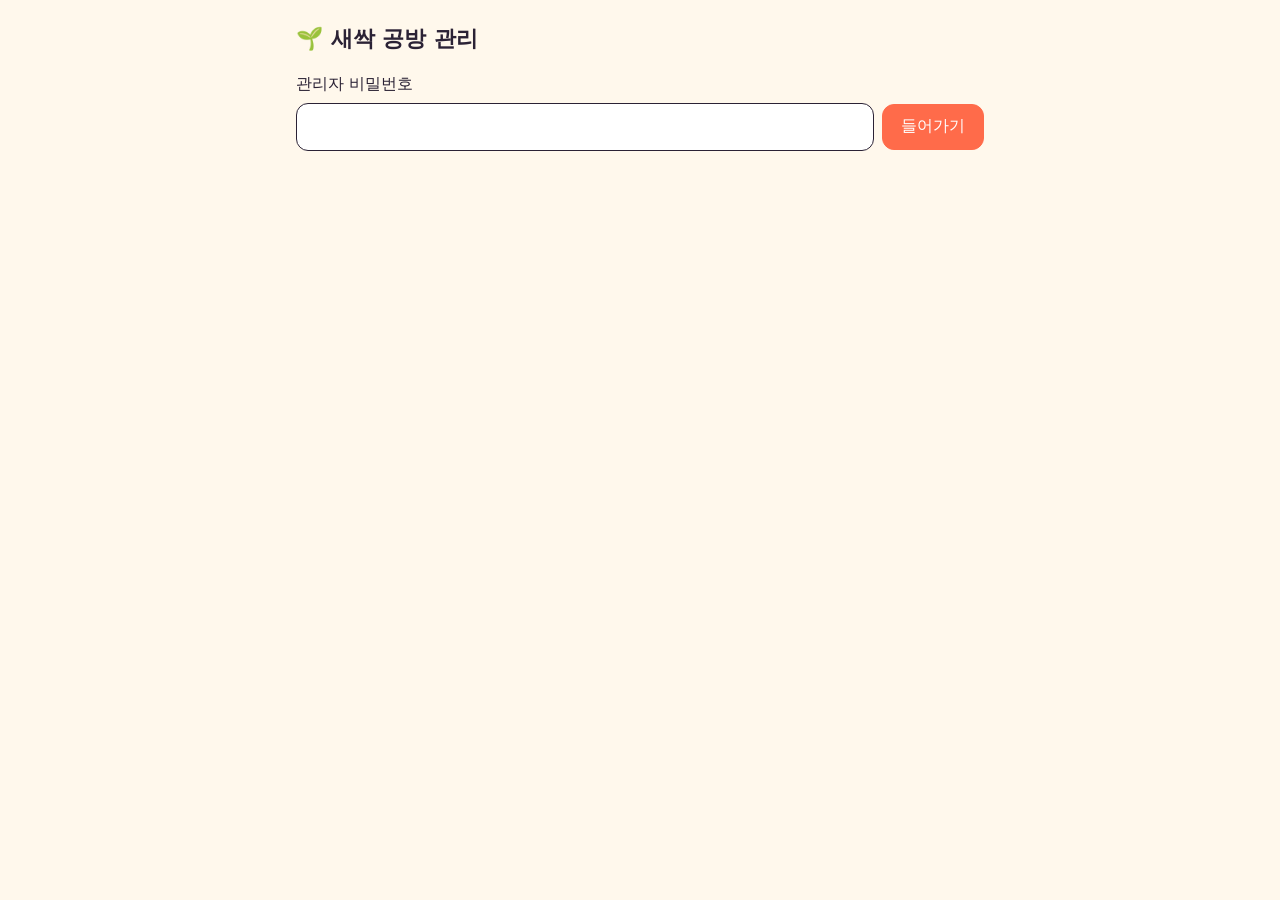
<file: admin/index.html>
<!doctype html>
<html lang="ko">
<head>
<meta charset="utf-8">
<meta name="viewport" content="width=device-width, initial-scale=1">
<meta name="robots" content="noindex, nofollow">
<title>새싹 공방 관리</title>
<style>
  :root { --ink:#2B2235; --soft:#6B6175; --line:#D9D2C6; --bg:#FFF8EC; --coral:#FF6B4A; --sunny:#FFC93C; --mint:#7ED6B8; --red:#D93A25; }
  * { box-sizing: border-box; }
  [hidden] { display: none !important; }
  body { margin: 0; background: var(--bg); color: var(--ink); font: 16px/1.55 system-ui, -apple-system, 'Noto Sans KR', sans-serif; word-break: keep-all; }
  .wrap { max-width: 720px; margin: 0 auto; padding: 16px; }
  h1 { font-size: 22px; margin: 6px 0 16px; }
  button, input { font: inherit; }
  input { width: 100%; min-height: 48px; padding: 10px 14px; border: 1.5px solid var(--ink); border-radius: 12px; background: #fff; color: var(--ink); }
  .btn { min-height: 46px; padding: 0 18px; border-radius: 12px; border: 1.5px solid var(--ink); background: #fff; color: var(--ink); cursor: pointer; }
  .btn.main { background: var(--coral); color: #fff; border-color: var(--coral); }
  .row { display: flex; gap: 8px; flex-wrap: wrap; align-items: center; }
  .tabs { display: flex; gap: 6px; margin-bottom: 16px; }
  .tabs button { flex: 1; min-height: 46px; border-radius: 12px; border: 1.5px solid var(--ink); background: #fff; cursor: pointer; }
  .tabs button[aria-selected="true"] { background: var(--ink); color: #fff; }
  .big { display: flex; gap: 10px; margin-bottom: 14px; }
  .big div { flex: 1; background: #fff; border: 1.5px solid var(--line); border-radius: 14px; padding: 12px 14px; }
  .big b { display: block; font-size: 30px; line-height: 1.2; }
  .big .late b { color: var(--red); }
  .filters { display: flex; gap: 6px; flex-wrap: wrap; margin-bottom: 12px; }
  .filters button { min-height: 38px; padding: 0 12px; border-radius: 999px; border: 1.5px solid var(--line); background: #fff; cursor: pointer; }
  .filters button[aria-pressed="true"] { border-color: var(--ink); background: var(--sunny); }
  .card { background: #fff; border: 1.5px solid var(--line); border-radius: 14px; padding: 14px; margin-bottom: 10px; }
  .card.late { border: 2px solid var(--red); }
  .card .when { font-weight: 700; font-size: 17px; }
  .card .meta { color: var(--soft); font-size: 14px; }
  .card .contact { background: none; border: 0; padding: 0; color: #2457C5; text-decoration: underline; cursor: pointer; font-size: 17px; }
  .status { display: flex; gap: 6px; margin-top: 10px; flex-wrap: wrap; }
  .status button { flex: 1; min-height: 44px; border-radius: 10px; border: 1.5px solid var(--line); background: #fff; cursor: pointer; }
  .status button[aria-pressed="true"] { background: var(--ink); color: #fff; border-color: var(--ink); }
  .tag { display: inline-block; font-size: 13px; padding: 1px 8px; border-radius: 999px; background: var(--mint); margin-left: 6px; }
  .tag.off { background: #eee; color: var(--soft); }
  .note { color: var(--soft); font-size: 14px; }
  .err { color: var(--red); }
  .link { background: none; border: 0; color: var(--soft); text-decoration: underline; cursor: pointer; padding: 6px 0; }
</style>
</head>
<body>
<div class="wrap">
  <h1>🌱 새싹 공방 관리</h1>

  <!-- 로그인 -->
  <form id="loginBox">
    <label for="pw">관리자 비밀번호</label>
    <div class="row" style="margin-top:6px">
      <input type="password" id="pw" autocomplete="current-password" style="flex:1">
      <button class="btn main" type="submit">들어가기</button>
    </div>
    <p class="err" id="loginErr" hidden></p>
  </form>

  <div id="app" hidden>
    <div class="tabs" role="tablist">
      <button role="tab" data-tab="inq" aria-selected="true">예약함</button>
      <button role="tab" data-tab="slots" aria-selected="false">수업 시간</button>
      <button role="tab" data-tab="members" aria-selected="false">회원</button>
    </div>
    <p class="err" id="appErr" hidden></p>

    <!-- 예약함 -->
    <div id="tab-inq">
      <div class="big">
        <div>새 예약<b id="newCount">0</b></div>
        <div class="late">답장 늦은 예약<b id="lateCount">0</b><span class="note">48시간 넘게 '새 문의'</span></div>
      </div>
      <div class="filters" id="filters">
        <button data-f="새 문의" aria-pressed="true">새 문의</button>
        <button data-f="연락함" aria-pressed="false">연락함</button>
        <button data-f="완료" aria-pressed="false">완료</button>
        <button data-f="" aria-pressed="false">전체</button>
      </div>
      <div id="inqList"></div>
    </div>

    <!-- 수업 시간 -->
    <div id="tab-slots" hidden>
      <form class="card" id="slotForm">
        <b>수업 시간 열기</b>
        <p class="note" style="margin:4px 0 10px">손님은 여기서 연 시간만 고를 수 있어요. 남은 자리가 있으면 바로 확정돼요.</p>
        <label for="slotAt">날짜·시간 (한국 시간)</label>
        <input type="datetime-local" id="slotAt" required>
        <label for="slotCap" style="display:block;margin-top:10px">받을 팀 수 (2인 1팀)</label>
        <input type="number" id="slotCap" min="1" max="50" required placeholder="예: 3">
        <button class="btn main" type="submit" style="margin-top:12px;width:100%">이 시간 열기</button>
      </form>
      <div id="slotList"></div>
    </div>

    <!-- 회원 -->
    <div id="tab-members" hidden>
      <div class="big"><div>회원 수<b id="memCount">0</b></div></div>
      <div id="memList"></div>
      <p class="note">회원 삭제·비밀번호 변경은 Supabase 화면(Authentication → Users)에서 해 주세요.</p>
    </div>

    <button class="link" id="logout">로그아웃</button>
  </div>
</div>

<script>
const TZ = 'Asia/Seoul';
const fmt = new Intl.DateTimeFormat('ko-KR', { timeZone: TZ, month: 'numeric', day: 'numeric', weekday: 'short', hour: 'numeric', minute: '2-digit' });
const f = (iso) => iso ? fmt.format(new Date(iso)) : '-';
const STATUSES = ['새 문의', '연락함', '완료'];
let rows = [], filter = '새 문의';

const getPw = () => { try { return sessionStorage.getItem('admin_pw') || ''; } catch { return ''; } };
const setPw = (v) => { try { v ? sessionStorage.setItem('admin_pw', v) : sessionStorage.removeItem('admin_pw'); } catch {} };

async function api(view, method = 'GET', body) {
  const r = await fetch('/api/admin?view=' + view, {
    method, headers: { 'x-admin-password': getPw(), 'Content-Type': 'application/json' },
    body: body ? JSON.stringify(body) : undefined,
  });
  const d = await r.json().catch(() => ({}));
  if (r.status === 401) { showLogin('비밀번호가 맞지 않아요.'); throw new Error('401'); }
  if (!r.ok) { showErr(d.error || '문제가 생겼어요.'); throw new Error(d.error); }
  document.getElementById('appErr').hidden = true;
  return d;
}
function showErr(t) { const e = document.getElementById('appErr'); e.textContent = t; e.hidden = false; }
function showLogin(err) {
  setPw(''); document.getElementById('app').hidden = true; document.getElementById('loginBox').hidden = false;
  const e = document.getElementById('loginErr'); e.hidden = !err; e.textContent = err || '';
  const pw = document.getElementById('pw'); pw.value = ''; pw.focus();
}
const el = (tag, cls, text) => { const x = document.createElement(tag); if (cls) x.className = cls; if (text !== undefined) x.textContent = text; return x; };

// ── 예약함 ──
async function loadInq() {
  rows = (await api('inquiries')).rows;
  const now = Date.now();
  const isLate = (r) => r.status === '새 문의' && now - new Date(r.created_at) > 48 * 3600e3;
  document.getElementById('newCount').textContent = rows.filter((r) => r.status === '새 문의').length;
  document.getElementById('lateCount').textContent = rows.filter(isLate).length;
  const list = document.getElementById('inqList'); list.innerHTML = '';
  const shown = rows.filter((r) => !filter || r.status === filter);
  if (!shown.length) list.appendChild(el('p', 'note', '여기엔 아직 예약이 없어요.'));
  shown.forEach((r) => {
    const c = el('div', 'card' + (isLate(r) ? ' late' : ''));
    const w = el('div', 'when', r.slots ? f(r.slots.starts_at) : '시간 없음');
    const tag = el('span', 'tag' + (r.confirmed ? '' : ' off'), r.confirmed ? '확정' : '확정 취소됨'); w.appendChild(tag);
    c.appendChild(w);
    c.appendChild(el('div', '', `${r.name} · 만들고 싶은 것: ${r.message || '-'}`));
    const cb = el('button', 'contact', r.contact); cb.type = 'button';
    cb.onclick = async () => { try { await navigator.clipboard.writeText(r.contact); cb.textContent = r.contact + ' (복사됨)'; } catch { const s = getSelection(); const rg = document.createRange(); rg.selectNodeContents(cb); s.removeAllRanges(); s.addRange(rg); } };
    c.appendChild(cb);
    c.appendChild(el('div', 'meta', '신청: ' + f(r.created_at)));
    const st = el('div', 'status');
    STATUSES.forEach((s) => {
      const b = el('button', '', s); b.type = 'button'; b.setAttribute('aria-pressed', r.status === s ? 'true' : 'false');
      b.onclick = async () => { await api('inquiries', 'PATCH', { id: r.id, status: s }); loadInq(); };
      st.appendChild(b);
    });
    c.appendChild(st);
    const cancel = el('button', 'link', r.confirmed ? '확정 취소 (자리 다시 열기)' : '다시 확정하기'); cancel.type = 'button';
    cancel.onclick = async () => {
      if (r.confirmed && !confirm(`${r.name}님 예약 확정을 취소할까요? 그 자리는 다른 손님이 예약할 수 있게 돼요.`)) return;
      await api('inquiries', 'PATCH', { id: r.id, confirmed: !r.confirmed }); loadInq();
    };
    c.appendChild(cancel);
    list.appendChild(c);
  });
}
document.getElementById('filters').onclick = (e) => {
  const b = e.target.closest('button'); if (!b) return;
  filter = b.dataset.f;
  document.querySelectorAll('#filters button').forEach((x) => x.setAttribute('aria-pressed', x === b ? 'true' : 'false'));
  loadInq().catch(() => {});
};

// ── 수업 시간 ──
async function loadSlots() {
  const d = await api('slots');
  const list = document.getElementById('slotList'); list.innerHTML = '';
  if (!d.rows.length) list.appendChild(el('p', 'note', '열린 수업 시간이 없어요. 위에서 열어 주세요.'));
  d.rows.forEach((s) => {
    const c = el('div', 'card');
    const w = el('div', 'when', f(s.starts_at));
    w.appendChild(el('span', 'tag' + (s.is_open ? '' : ' off'), s.is_open ? '열림' : '닫힘'));
    c.appendChild(w);
    c.appendChild(el('div', '', `예약 ${s.booked}팀 / ${s.capacity}팀`));
    const b = el('button', 'btn', s.is_open ? '이 시간 닫기' : '다시 열기'); b.type = 'button'; b.style.marginTop = '8px';
    b.onclick = async () => { await api('slots', 'PATCH', { id: s.id, is_open: !s.is_open }); loadSlots(); };
    c.appendChild(b);
    list.appendChild(c);
  });
}
document.getElementById('slotForm').onsubmit = async (e) => {
  e.preventDefault();
  const v = document.getElementById('slotAt').value; const cap = Number(document.getElementById('slotCap').value);
  if (!v) return showErr('날짜와 시간을 골라 주세요.');
  try {
    await api('slots', 'POST', { starts_at: v + ':00+09:00', capacity: cap });
    e.target.reset(); loadSlots();
  } catch {}
};

// ── 회원 ──
async function loadMembers() {
  const d = await api('members');
  document.getElementById('memCount').textContent = d.rows.length;
  const list = document.getElementById('memList'); list.innerHTML = '';
  d.rows.forEach((m) => {
    const c = el('div', 'card');
    c.appendChild(el('div', 'when', m.email));
    c.appendChild(el('div', 'meta', `가입: ${f(m.created_at)} · 마지막 로그인: ${f(m.last_sign_in_at)}`));
    list.appendChild(c);
  });
}

// ── 탭 ──
const loaders = { inq: loadInq, slots: loadSlots, members: loadMembers };
document.querySelector('.tabs').onclick = (e) => {
  const b = e.target.closest('button'); if (!b) return;
  document.querySelectorAll('.tabs button').forEach((x) => x.setAttribute('aria-selected', x === b ? 'true' : 'false'));
  Object.keys(loaders).forEach((k) => { document.getElementById('tab-' + k).hidden = k !== b.dataset.tab; });
  loaders[b.dataset.tab]().catch(() => {});
};

// ── 로그인 ──
document.getElementById('loginBox').onsubmit = async (e) => {
  e.preventDefault();
  setPw(document.getElementById('pw').value);
  try {
    await loadInq();
    document.getElementById('loginBox').hidden = true; document.getElementById('app').hidden = false;
  } catch (err) {
    if (err.message !== '401') { const le = document.getElementById('loginErr'); le.textContent = err.message || '문제가 생겼어요.'; le.hidden = false; }
  }
};
document.getElementById('logout').onclick = () => showLogin();
if (getPw()) loadInq().then(() => { document.getElementById('loginBox').hidden = true; document.getElementById('app').hidden = false; }).catch(() => {});
</script>
</body>
</html>
</file>
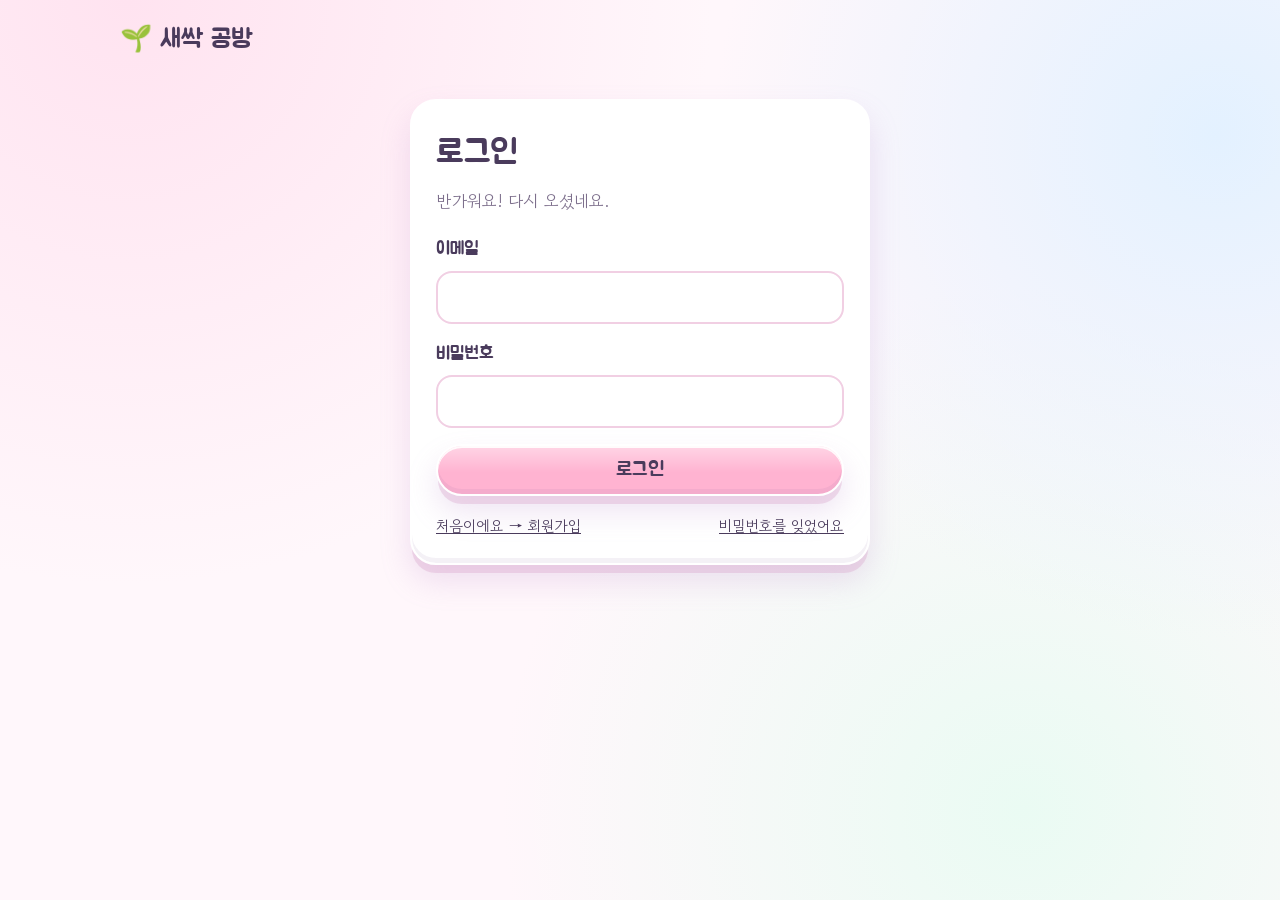
<file: login.html>
<!doctype html>
<html lang="ko">
<head>
<meta charset="utf-8">
<meta name="viewport" content="width=device-width, initial-scale=1">
<meta name="robots" content="noindex, nofollow">
<title>로그인 · 새싹 공방</title>
<link rel="preconnect" href="https://fonts.googleapis.com">
<link rel="preconnect" href="https://fonts.gstatic.com" crossorigin>
<link href="https://fonts.googleapis.com/css2?family=Gowun+Dodum&family=Jua&display=swap" rel="stylesheet">
<link rel="stylesheet" href="style.css">
</head>
<body>
<header class="wrap top"><a class="logo" href="/">🌱 새싹 공방</a></header>
<main class="wrap">
  <form class="card narrow" id="f" novalidate>
    <h1>로그인</h1>
    <p class="sec-sub" style="margin-bottom:20px">반가워요! 다시 오셨네요.</p>
    <div class="field"><label class="lbl" for="email">이메일</label><input type="email" id="email" autocomplete="email" required></div>
    <div class="field"><label class="lbl" for="pw">비밀번호</label><input type="password" id="pw" autocomplete="current-password" required></div>
    <button class="btn" style="width:100%" type="submit" id="btn">로그인</button>
    <div class="msg" id="m" hidden role="status"></div>
    <div class="links">
      <a href="/signup.html">처음이에요 → 회원가입</a>
      <a href="#" id="forgot">비밀번호를 잊었어요</a>
    </div>
  </form>
</main>
<script src="auth.js"></script>
<script>
document.getElementById('f').onsubmit = async (e) => {
  e.preventDefault();
  const email = document.getElementById('email').value.trim(), password = document.getElementById('pw').value;
  if (!email || !password) return say('m', '이메일과 비밀번호를 적어 주세요.');
  const btn = document.getElementById('btn'); btn.disabled = true;
  try {
    const r = await Auth.call('token?grant_type=password', { email, password });
    if (!r.ok || !r.data.access_token) {
      const unconfirmed = /confirm/i.test(r.data.error_code || r.data.msg || r.data.error_description || '');
      return say('m', unconfirmed ? '가입 확인 메일의 링크를 먼저 눌러 주세요.' : '이메일 또는 비밀번호가 맞지 않아요.');
    }
    Auth.save(r.data.access_token); location.href = '/members.html';
  } catch (err) { say('m', err.message); }
  finally { btn.disabled = false; }
};
document.getElementById('forgot').onclick = async (e) => {
  e.preventDefault();
  const email = document.getElementById('email').value.trim();
  if (!email) return say('m', '위 칸에 이메일을 먼저 적어 주세요.');
  try { await Auth.call('recover', { email }); } catch {}
  say('m', '메일을 확인해 주세요. 가입된 이메일이면 비밀번호 바꾸는 링크가 가요.', true);
};
</script>
</body>
</html>
</file>
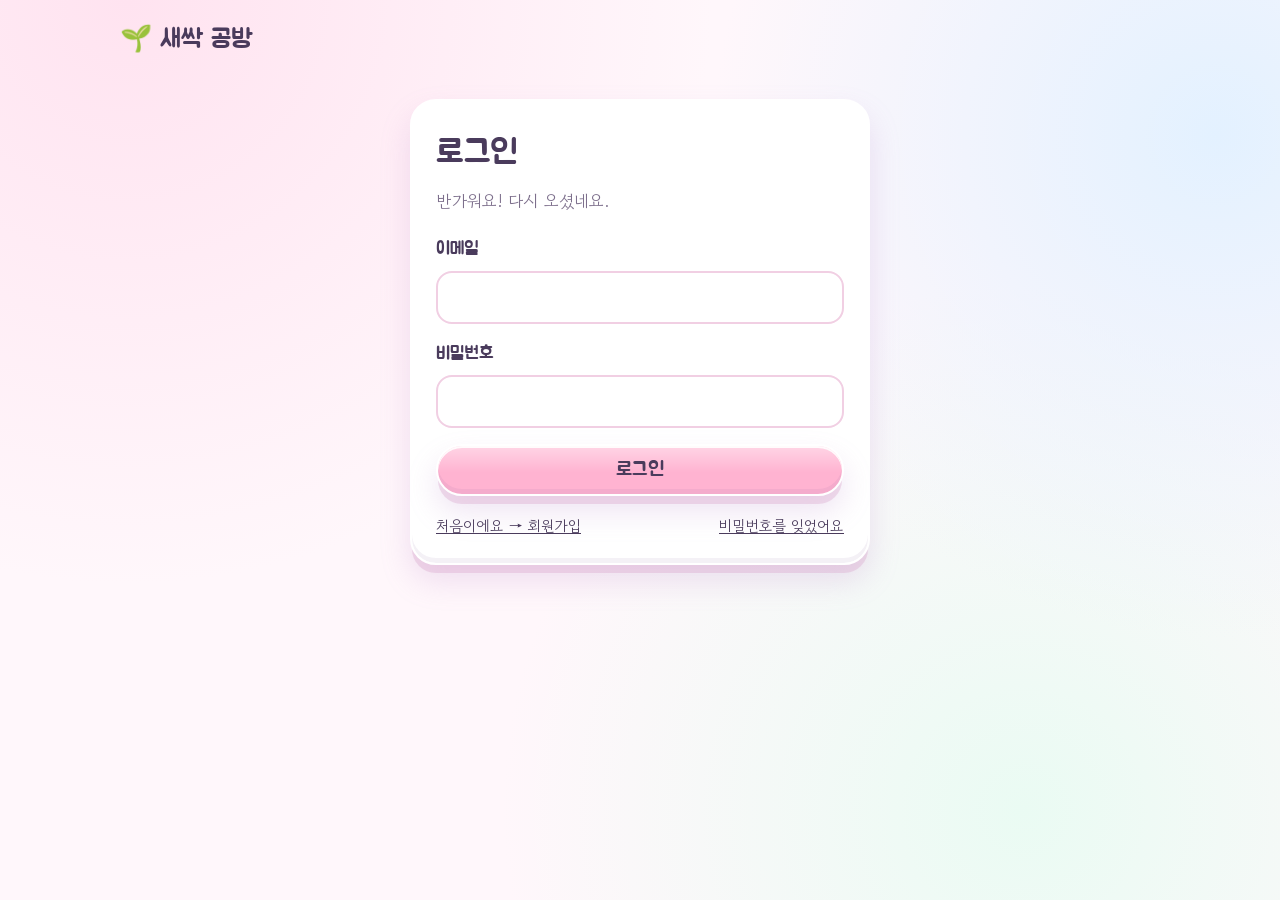
<file: members.html>
<!doctype html>
<html lang="ko">
<head>
<meta charset="utf-8">
<meta name="viewport" content="width=device-width, initial-scale=1">
<meta name="robots" content="noindex, nofollow">
<title>내 공간 · 새싹 공방</title>
<link rel="preconnect" href="https://fonts.googleapis.com">
<link rel="preconnect" href="https://fonts.gstatic.com" crossorigin>
<link href="https://fonts.googleapis.com/css2?family=Gowun+Dodum&family=Jua&display=swap" rel="stylesheet">
<link rel="stylesheet" href="style.css">
</head>
<body>
<header class="wrap top"><a class="logo" href="/">🌱 새싹 공방</a></header>
<main class="wrap">
  <div class="card narrow">
    <h1>내 공간</h1>
    <p id="who" class="sec-sub">불러오는 중…</p>
    <p id="content"></p>
    <div class="links">
      <a class="btn small" href="/#book">수업 예약하기</a>
      <button class="btn ghost small" id="out" type="button">로그아웃</button>
    </div>
  </div>
</main>
<script src="auth.js"></script>
<script>
(async () => {
  const t = Auth.token();
  if (!t) { location.replace('/login.html'); return; }
  const r = await fetch('/api/members', { headers: { Authorization: 'Bearer ' + t }, cache: 'no-store' });
  if (r.status === 401) { Auth.save(''); location.replace('/login.html'); return; }
  const d = await r.json().catch(() => ({}));
  if (!r.ok) { document.getElementById('who').textContent = d.error || '불러오지 못했어요.'; return; }
  document.getElementById('who').textContent = d.email + ' 님, 반가워요!';
  document.getElementById('content').textContent = d.content;
})();
document.getElementById('out').onclick = async () => {
  const t = Auth.token();
  try { if (t) await Auth.call('logout', {}, t); } catch {}
  Auth.save(''); location.href = '/';
};
</script>
</body>
</html>
</file>
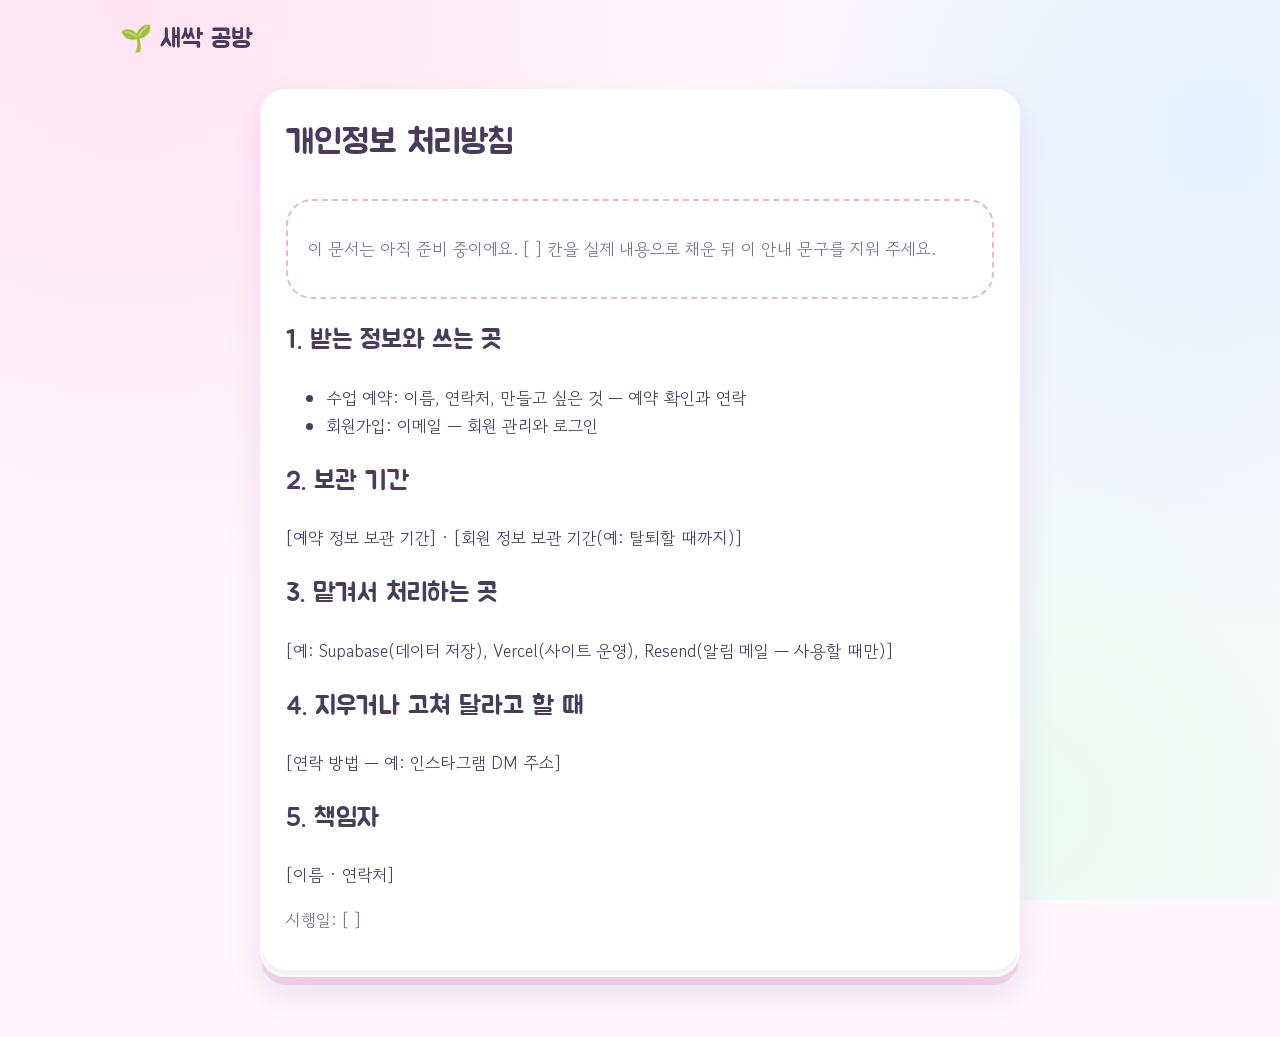
<file: privacy.html>
<!doctype html>
<html lang="ko">
<head>
<meta charset="utf-8">
<meta name="viewport" content="width=device-width, initial-scale=1">
<title>개인정보 처리방침 · 새싹 공방</title>
<link rel="preconnect" href="https://fonts.googleapis.com">
<link rel="preconnect" href="https://fonts.gstatic.com" crossorigin>
<link href="https://fonts.googleapis.com/css2?family=Gowun+Dodum&family=Jua&display=swap" rel="stylesheet">
<link rel="stylesheet" href="style.css">
</head>
<body>
<header class="wrap top"><a class="logo" href="/">🌱 새싹 공방</a></header>
<main class="wrap">
  <article class="card" style="max-width:760px;margin:10px auto 60px">
    <h1 style="font-size:34px;margin-top:0">개인정보 처리방침</h1>
    <!-- 사장님이 채울 곳: 아래 [ ] 칸은 실제 내용으로 바꿔 주세요. 확실하지 않으면 전문가에게 확인을 권해요. -->
    <p class="empty" style="text-align:left">이 문서는 아직 준비 중이에요. [ ] 칸을 실제 내용으로 채운 뒤 이 안내 문구를 지워 주세요.</p>

    <h2>1. 받는 정보와 쓰는 곳</h2>
    <ul>
      <li>수업 예약: 이름, 연락처, 만들고 싶은 것 — 예약 확인과 연락</li>
      <li>회원가입: 이메일 — 회원 관리와 로그인</li>
    </ul>
    <h2>2. 보관 기간</h2>
    <p>[예약 정보 보관 기간] · [회원 정보 보관 기간(예: 탈퇴할 때까지)]</p>
    <h2>3. 맡겨서 처리하는 곳</h2>
    <p>[예: Supabase(데이터 저장), Vercel(사이트 운영), Resend(알림 메일 — 사용할 때만)]</p>
    <h2>4. 지우거나 고쳐 달라고 할 때</h2>
    <p>[연락 방법 — 예: 인스타그램 DM 주소]</p>
    <h2>5. 책임자</h2>
    <p>[이름 · 연락처]</p>
    <p class="note" style="color:var(--ink-soft)">시행일: [ ]</p>
  </article>
</main>
</body>
</html>
</file>
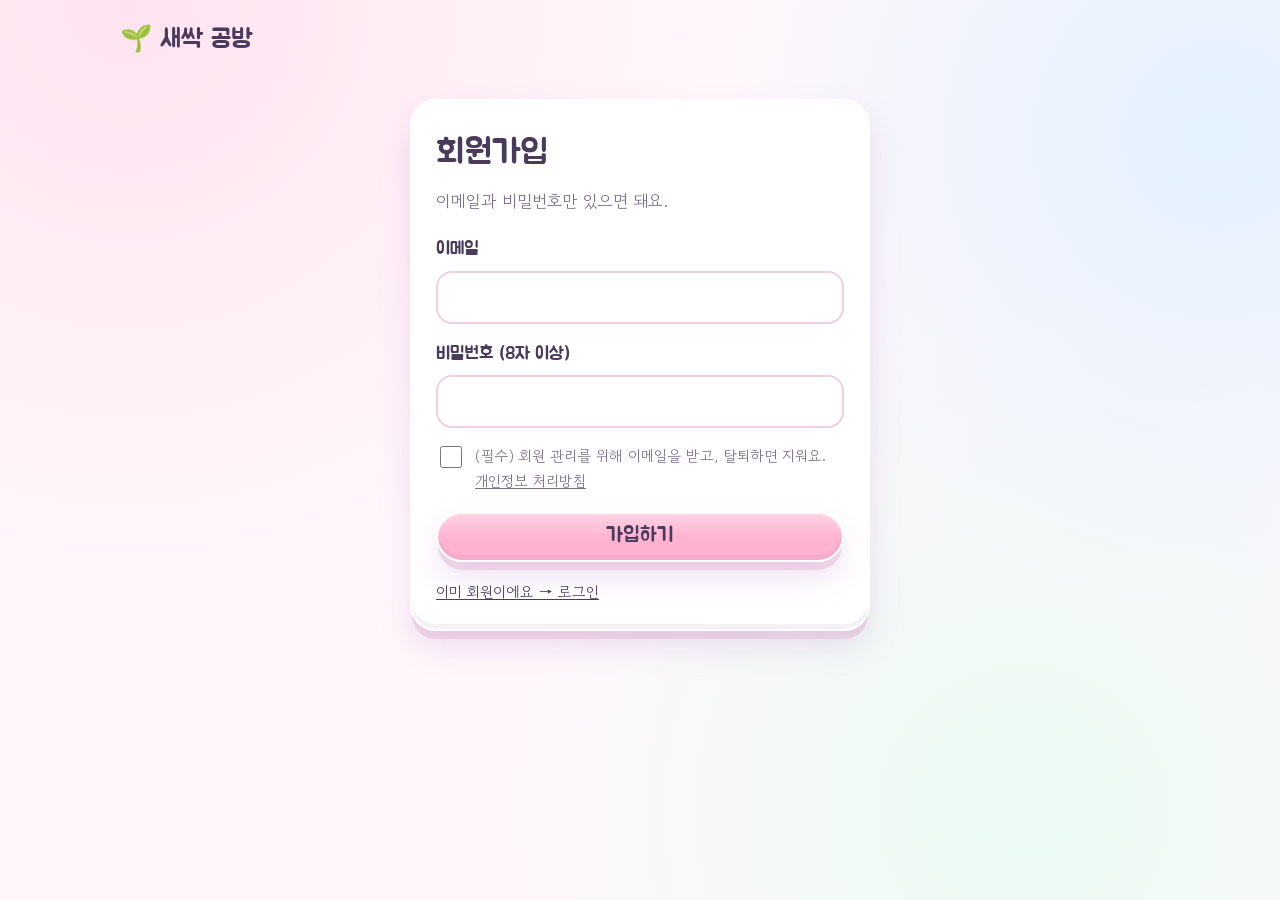
<file: signup.html>
<!doctype html>
<html lang="ko">
<head>
<meta charset="utf-8">
<meta name="viewport" content="width=device-width, initial-scale=1">
<meta name="robots" content="noindex, nofollow">
<title>회원가입 · 새싹 공방</title>
<link rel="preconnect" href="https://fonts.googleapis.com">
<link rel="preconnect" href="https://fonts.gstatic.com" crossorigin>
<link href="https://fonts.googleapis.com/css2?family=Gowun+Dodum&family=Jua&display=swap" rel="stylesheet">
<link rel="stylesheet" href="style.css">
</head>
<body>
<header class="wrap top"><a class="logo" href="/">🌱 새싹 공방</a></header>
<main class="wrap">
  <form class="card narrow" id="f" novalidate>
    <h1>회원가입</h1>
    <p class="sec-sub" style="margin-bottom:20px">이메일과 비밀번호만 있으면 돼요.</p>
    <div class="field"><label class="lbl" for="email">이메일</label><input type="email" id="email" autocomplete="email" required></div>
    <div class="field"><label class="lbl" for="pw">비밀번호 (8자 이상)</label><input type="password" id="pw" autocomplete="new-password" minlength="8" required></div>
    <div class="field">
      <label class="consent"><input type="checkbox" id="consent">
        <span>(필수) 회원 관리를 위해 이메일을 받고, 탈퇴하면 지워요. <a href="/privacy.html">개인정보 처리방침</a></span></label>
    </div>
    <button class="btn" style="width:100%" type="submit" id="btn">가입하기</button>
    <div class="msg" id="m" hidden role="status"></div>
    <div class="links"><a href="/login.html">이미 회원이에요 → 로그인</a></div>
  </form>
</main>
<script src="auth.js"></script>
<script>
document.getElementById('f').onsubmit = async (e) => {
  e.preventDefault();
  const email = document.getElementById('email').value.trim(), password = document.getElementById('pw').value;
  if (!email || !email.includes('@')) return say('m', '이메일을 확인해 주세요.');
  if (password.length < 8) return say('m', '비밀번호는 8자 이상으로 정해 주세요.');
  if (!document.getElementById('consent').checked) return say('m', '개인정보 수집·이용에 동의해 주세요.');
  const btn = document.getElementById('btn'); btn.disabled = true;
  try {
    const r = await Auth.call('signup', { email, password, data: { consent: true, consent_at: new Date().toISOString() } });
    if (!r.ok) return say('m', r.status === 429 ? '잠시 뒤 다시 시도해 주세요.' : '가입하지 못했어요. 이미 가입한 이메일인지 확인해 주세요.');
    if (r.data.access_token) { Auth.save(r.data.access_token); location.href = '/members.html'; return; }
    say('m', '확인 메일을 보냈어요. 메일의 링크를 누른 뒤 로그인해 주세요.', true);
  } catch (err) { say('m', err.message); }
  finally { btn.disabled = false; }
};
</script>
</body>
</html>
</file>
<file: style.css>
/* 새싹 공방 — 파스텔 사탕색 · 말랑한 입체 느낌 공통 스타일 */
:root {
  --cream: #FFF7FB;
  --paper: #FFFFFF;
  --ink: #4A3B5C;
  --ink-soft: #7D6F8C;
  --coral: #FFB3D1;      /* 사탕 핑크 (버튼) */
  --coral-dark: #D9558F; /* 강조 글자 */
  --sunny: #FFE9A3;      /* 버터 */
  --mint: #C2F2E0;       /* 민트 */
  --lilac: #DCCBFF;      /* 라벤더 */
  --sky: #C9E6FF;        /* 하늘 */
  --line: #FFFFFF;
  --radius: 26px;
  --shadow: 0 10px 0 -2px rgba(214, 160, 200, .35), 0 16px 30px rgba(180, 130, 200, .22), inset 0 -5px 0 rgba(120, 80, 140, .08), inset 0 2px 0 rgba(255, 255, 255, .9);
}
* { box-sizing: border-box; }
[hidden] { display: none !important; }
html { scroll-behavior: smooth; }
body {
  margin: 0;
  background: var(--cream);
  background-image: radial-gradient(circle at 10% 0%, #FFE3F0 0, transparent 40%), radial-gradient(circle at 95% 15%, #E3F1FF 0, transparent 35%), radial-gradient(circle at 80% 90%, #EAFBF3 0, transparent 40%);
  background-attachment: fixed;
  color: var(--ink);
  font-family: 'Gowun Dodum', 'Noto Sans KR', system-ui, sans-serif;
  font-size: 17px;
  line-height: 1.65;
  word-break: keep-all;
}
h1, h2, h3, .logo, .btn { font-family: 'Jua', 'Gowun Dodum', sans-serif; font-weight: 400; }
a { color: inherit; }
.wrap { max-width: 1040px; margin: 0 auto; padding: 0 20px; }

/* 상단 */
.top { display: flex; align-items: center; justify-content: space-between; padding: 18px 0; }
.logo { font-size: 26px; text-decoration: none; display: flex; align-items: center; gap: 8px; }
.logo .sprout { display: inline-block; width: 30px; height: 30px; }
.top nav { display: flex; gap: 8px; align-items: center; }
.top nav a { text-decoration: none; padding: 6px 12px; border-radius: 999px; font-size: 15px; }
.top nav a:hover { background: var(--paper); }

/* 버튼 */
.btn {
  display: inline-flex; align-items: center; justify-content: center; gap: 8px;
  min-height: 52px; padding: 0 26px; border-radius: 999px;
  background: var(--coral); color: var(--ink); font-size: 20px; text-decoration: none;
  border: 2.5px solid var(--line); box-shadow: var(--shadow); cursor: pointer;
  background-image: linear-gradient(180deg, rgba(255,255,255,.45), rgba(255,255,255,0) 55%);
  transition: transform .15s, box-shadow .15s;
}
.btn:hover { transform: translateY(-3px) scale(1.02); }
.btn:active { transform: translateY(2px) scale(.98); }
.btn:disabled { opacity: .6; cursor: wait; transform: none; }
.btn.ghost { background: var(--paper); color: var(--ink); }
.btn.small { min-height: 42px; font-size: 17px; padding: 0 18px; }

/* 첫 화면 */
.hero { position: relative; padding: 40px 0 70px; overflow: hidden; }
.hero-grid { display: grid; grid-template-columns: 1.15fr .85fr; gap: 40px; align-items: center; }
.eyebrow { display: inline-block; background: var(--sunny); border: 2px solid var(--line); border-radius: 999px; padding: 4px 14px; font-size: 15px; transform: rotate(-2deg); }
.hero h1 { font-size: clamp(38px, 6.4vw, 64px); line-height: 1.2; margin: 18px 0 14px; }
.hero h1 em { font-style: normal; color: var(--coral-dark); position: relative; }
.hero h1 em::after { content: ''; position: absolute; left: 0; right: 0; bottom: 4px; height: 12px; background: var(--sunny); z-index: -1; border-radius: 6px; }
.hero p.lead { font-size: 19px; color: var(--ink-soft); margin: 0 0 22px; }
.chips { display: flex; flex-wrap: wrap; gap: 10px; margin: 0 0 28px; padding: 0; list-style: none; }
.chips li { background: var(--paper); border: 2px solid var(--line); box-shadow: var(--shadow); border-radius: 14px; padding: 8px 16px; font-size: 17px; }
.chips li b { font-family: 'Jua', sans-serif; font-weight: 400; font-size: 20px; }
.hero-art { position: relative; aspect-ratio: 1; }
.blob { position: absolute; border: 3px solid var(--line); box-shadow: var(--shadow); }
.blob.a { inset: 6% 8% 14% 6%; background: var(--mint); border-radius: 48% 52% 40% 60% / 55% 45% 55% 45%; }
.blob.b { width: 34%; height: 34%; right: 0; top: 0; background: var(--sunny); border-radius: 50%; }
.blob.c { width: 26%; height: 26%; left: 0; bottom: 4%; background: var(--lilac); border-radius: 30%; transform: rotate(14deg); }
.candle { position: absolute; left: 50%; top: 52%; transform: translate(-50%, -50%); width: 46%; }

/* 섹션 공통 */
section { padding: 64px 0; }
.sec-title { font-size: clamp(30px, 4.5vw, 42px); margin: 0 0 10px; }
.sec-sub { color: var(--ink-soft); margin: 0 0 30px; }
.card { background: var(--paper); border: 2.5px solid var(--line); border-radius: var(--radius); box-shadow: var(--shadow); padding: 24px; }

/* 만드는 것 */
.make { display: grid; grid-template-columns: 1fr 1fr; gap: 24px; }
.make .card h3 { font-size: 28px; margin: 14px 0 6px; }
.make .card p { margin: 0; color: var(--ink-soft); }
.photo { aspect-ratio: 4 / 3; border-radius: 20px; border: 2px dashed #E6B8D3; display: grid; place-items: center; color: var(--ink-soft); font-size: 15px; background: var(--cream); overflow: hidden; }
.photo img { width: 100%; height: 100%; object-fit: cover; }
.make .card:nth-child(1) .photo { background: #FFE9D6; }
.make .card:nth-child(2) .photo { background: #E4F7F0; }

/* 유리 카드 겹치기 */
#make { overflow: hidden; }
.glass-wrap { display: flex; flex-direction: column; align-items: center; }
.glass-tabs { display: inline-flex; gap: 6px; padding: 6px; border-radius: 999px; background: rgba(255,255,255,.7); border: 2px solid var(--line); box-shadow: var(--shadow); margin-bottom: 28px; }
.glass-tabs button { min-height: 44px; padding: 0 20px; border-radius: 999px; border: 0; background: transparent; font-family: 'Jua', sans-serif; font-size: 18px; color: var(--ink); cursor: pointer; }
.glass-tabs button[aria-selected="true"] { background: var(--ink); color: #fff; }
.glass-stage { position: relative; width: min(100%, 440px); height: 500px; }
.orb { position: absolute; border-radius: 50%; filter: blur(2px); }
.orb.o1 { width: 210px; height: 210px; background: var(--coral); left: -40px; top: 40px; }
.orb.o2 { width: 170px; height: 170px; background: var(--sunny); right: -30px; top: -10px; }
.orb.o3 { width: 190px; height: 190px; background: var(--mint); right: -20px; bottom: 10px; }
.orb.o4 { width: 120px; height: 120px; background: var(--lilac); left: 10px; bottom: -10px; }
.glass {
  position: absolute; left: 0; right: 0; top: 30px; margin: 0 auto; width: 86%;
  padding: 18px 18px 22px; border-radius: 28px;
  background: linear-gradient(145deg, rgba(255,255,255,.62), rgba(255,255,255,.28));
  -webkit-backdrop-filter: blur(18px) saturate(160%); backdrop-filter: blur(18px) saturate(160%);
  border: 1.5px solid rgba(255,255,255,.85);
  box-shadow: 0 20px 50px rgba(150,110,180,.18), inset 0 1px 0 rgba(255,255,255,.9);
  transition: transform .55s cubic-bezier(.2,.8,.2,1), opacity .4s, filter .4s;
}
.glass::before { content: ''; position: absolute; inset: 0; border-radius: inherit; pointer-events: none;
  background: linear-gradient(120deg, rgba(255,255,255,.55) 0%, rgba(255,255,255,0) 38%); }
.glass .photo { border-style: solid; border-color: rgba(255,255,255,.9); background: rgba(255,255,255,.45); }
.glass h3 { font-size: 28px; margin: 14px 0 4px; }
.glass p { margin: 0; color: var(--ink); }
.glass.is-front { z-index: 2; transform: rotate(-3deg); }
.glass.is-back { z-index: 1; transform: translate(26px, -26px) rotate(5deg) scale(.92); opacity: .78; filter: saturate(.8); cursor: pointer; }
.glass.is-back:hover { transform: translate(34px, -36px) rotate(7deg) scale(.93); opacity: .9; }
.glass-hint { margin: 10px 0 0; font-size: 15px; color: var(--ink-soft); }
@media (prefers-reduced-motion: reduce) { .glass { transition: none; } }

/* 가격·시간 */
.price { position: relative; overflow: hidden; background: linear-gradient(120deg, #FFF1B8, #FFD9EA 55%, #E6DBFF); border-top: 3px solid var(--line); border-bottom: 3px solid var(--line); }
.facts { display: grid; grid-template-columns: repeat(3, 1fr); gap: 20px; }
.fact { text-align: center; }
.fact .k { font-size: 16px; color: var(--ink-soft); }
.fact .v { font-family: 'Jua', sans-serif; font-size: clamp(30px, 5vw, 44px); line-height: 1.2; }
.fact .n { font-size: 15px; color: var(--ink-soft); }

/* 후기 */
.reviews { display: grid; grid-template-columns: repeat(auto-fill, minmax(260px, 1fr)); gap: 20px; }
.review { position: relative; }
.review p { margin: 0 0 10px; }
.review .who { font-size: 15px; color: var(--ink-soft); }
.empty { color: var(--ink-soft); text-align: center; padding: 34px 20px; background: rgba(255,255,255,.6); border: 2px dashed #E6B8D3; border-radius: var(--radius); }

/* 오시는 길 */
.visit { display: grid; grid-template-columns: 1fr 1fr; gap: 24px; align-items: center; }
.visit dl { margin: 0; display: grid; grid-template-columns: auto 1fr; gap: 10px 18px; }
.visit dt { font-family: 'Jua', sans-serif; }
.visit dd { margin: 0; }

/* 예약 */
.book { position: relative; overflow: hidden; background: linear-gradient(160deg, #D3F6E8, #D6ECFF 70%); border-top: 3px solid var(--line); }
.book-grid { display: grid; grid-template-columns: .9fr 1.1fr; gap: 30px; align-items: start; }
.step { font-family: 'Jua', sans-serif; font-size: 22px; margin: 0 0 12px; display: flex; gap: 10px; align-items: center; }
.step span { width: 32px; height: 32px; border-radius: 50%; background: var(--coral); color: var(--ink); display: grid; place-items: center; border: 2px solid var(--line); font-size: 18px; }
.days { display: flex; gap: 8px; overflow-x: auto; padding: 4px 4px 12px; margin: 0 -4px; }
.day { flex: 0 0 auto; min-width: 70px; padding: 8px 10px; text-align: center; border-radius: 18px; border: 2px solid #F1CFE3; background: var(--paper); cursor: pointer; font-family: inherit; font-size: 15px; color: var(--ink); }
.day b { display: block; font-family: 'Jua', sans-serif; font-weight: 400; font-size: 22px; }
.day[aria-pressed="true"] { background: var(--ink); color: #fff; }
.times { display: flex; flex-wrap: wrap; gap: 8px; margin-top: 6px; }
.time { min-height: 46px; padding: 0 16px; border-radius: 999px; border: 2px solid #F1CFE3; background: var(--paper); cursor: pointer; font-family: inherit; font-size: 16px; color: var(--ink); }
.time small { color: var(--ink-soft); margin-left: 4px; }
.time[aria-pressed="true"] { background: var(--coral); color: var(--ink); }
.time[aria-pressed="true"] small { color: var(--ink); }
.picked { margin-top: 14px; font-size: 16px; }

form .field { margin-bottom: 16px; }
form label.lbl { display: block; font-family: 'Jua', sans-serif; font-size: 18px; margin-bottom: 6px; }
input[type=text], input[type=tel], input[type=email], input[type=password], input[type=datetime-local], input[type=number], select, textarea {
  width: 100%; min-height: 52px; padding: 12px 16px; font-size: 17px; font-family: inherit; color: var(--ink);
  border: 2px solid #F1CFE3; border-radius: 16px; background: #fff;
}
input:focus, select:focus, textarea:focus, button:focus-visible { outline: 3px solid var(--coral-dark); outline-offset: 2px; }
.choices { display: flex; flex-wrap: wrap; gap: 8px; }
.choices label { cursor: pointer; }
.choices input { position: absolute; opacity: 0; pointer-events: none; }
.choices span { display: inline-block; padding: 10px 18px; border-radius: 999px; border: 2px solid #F1CFE3; background: #fff; box-shadow: 0 4px 10px rgba(180,130,200,.15); }
.choices input:checked + span { background: var(--coral); border-color: var(--coral); }
.choices input:focus-visible + span { outline: 3px solid var(--coral-dark); outline-offset: 2px; }
.consent { display: flex; gap: 10px; align-items: flex-start; font-size: 15px; color: var(--ink-soft); }
.consent input { width: 22px; height: 22px; margin-top: 2px; accent-color: var(--coral); flex: 0 0 auto; }
.trap { position: absolute; left: -9999px; width: 1px; height: 1px; overflow: hidden; }
.msg { margin-top: 14px; padding: 14px 16px; border-radius: 16px; border: 2px solid #F1CFE3; background: #fff; }
.msg.err { background: #FFE0EC; }
.msg.ok { background: #FFF4CC; }

/* 아래 */
footer { padding: 36px 0 48px; font-size: 15px; color: var(--ink-soft); }
footer .wrap { display: flex; flex-wrap: wrap; justify-content: space-between; gap: 12px; }

/* 작은 페이지(로그인 등) */
.narrow { max-width: 460px; margin: 20px auto 60px; }
.narrow h1 { font-size: 34px; margin: 0 0 6px; }
.links { display: flex; justify-content: space-between; flex-wrap: wrap; gap: 10px; margin-top: 18px; font-size: 15px; }

@media (max-width: 760px) {
  body { font-size: 16px; }
  .hero { padding: 16px 0 48px; }
  .hero-grid, .book-grid, .visit, .make { grid-template-columns: 1fr; }
  .hero-art { width: 100%; max-width: 240px; margin: 0 auto; order: -1; }
  .facts { grid-template-columns: 1fr; gap: 14px; }
  section { padding: 48px 0; }
  .btn.wide-m { width: 100%; }
}

/* 별·반짝이 장식 */
.sparkle { position: absolute; width: var(--s, 22px); height: var(--s, 22px); color: var(--c, #FFD86B); pointer-events: none; z-index: 0; animation: twinkle 2.8s ease-in-out infinite; animation-delay: var(--d, 0s); filter: drop-shadow(0 3px 4px rgba(200, 140, 190, .35)); }
.sparkle svg { width: 100%; height: 100%; display: block; }
.hero .wrap, .price .wrap, .book .wrap { position: relative; z-index: 1; }
@keyframes twinkle { 0%, 100% { transform: scale(1) rotate(0deg); opacity: 1; } 50% { transform: scale(.65) rotate(20deg); opacity: .55; } }
@media (prefers-reduced-motion: reduce) { .sparkle { animation: none; } }
</file>
